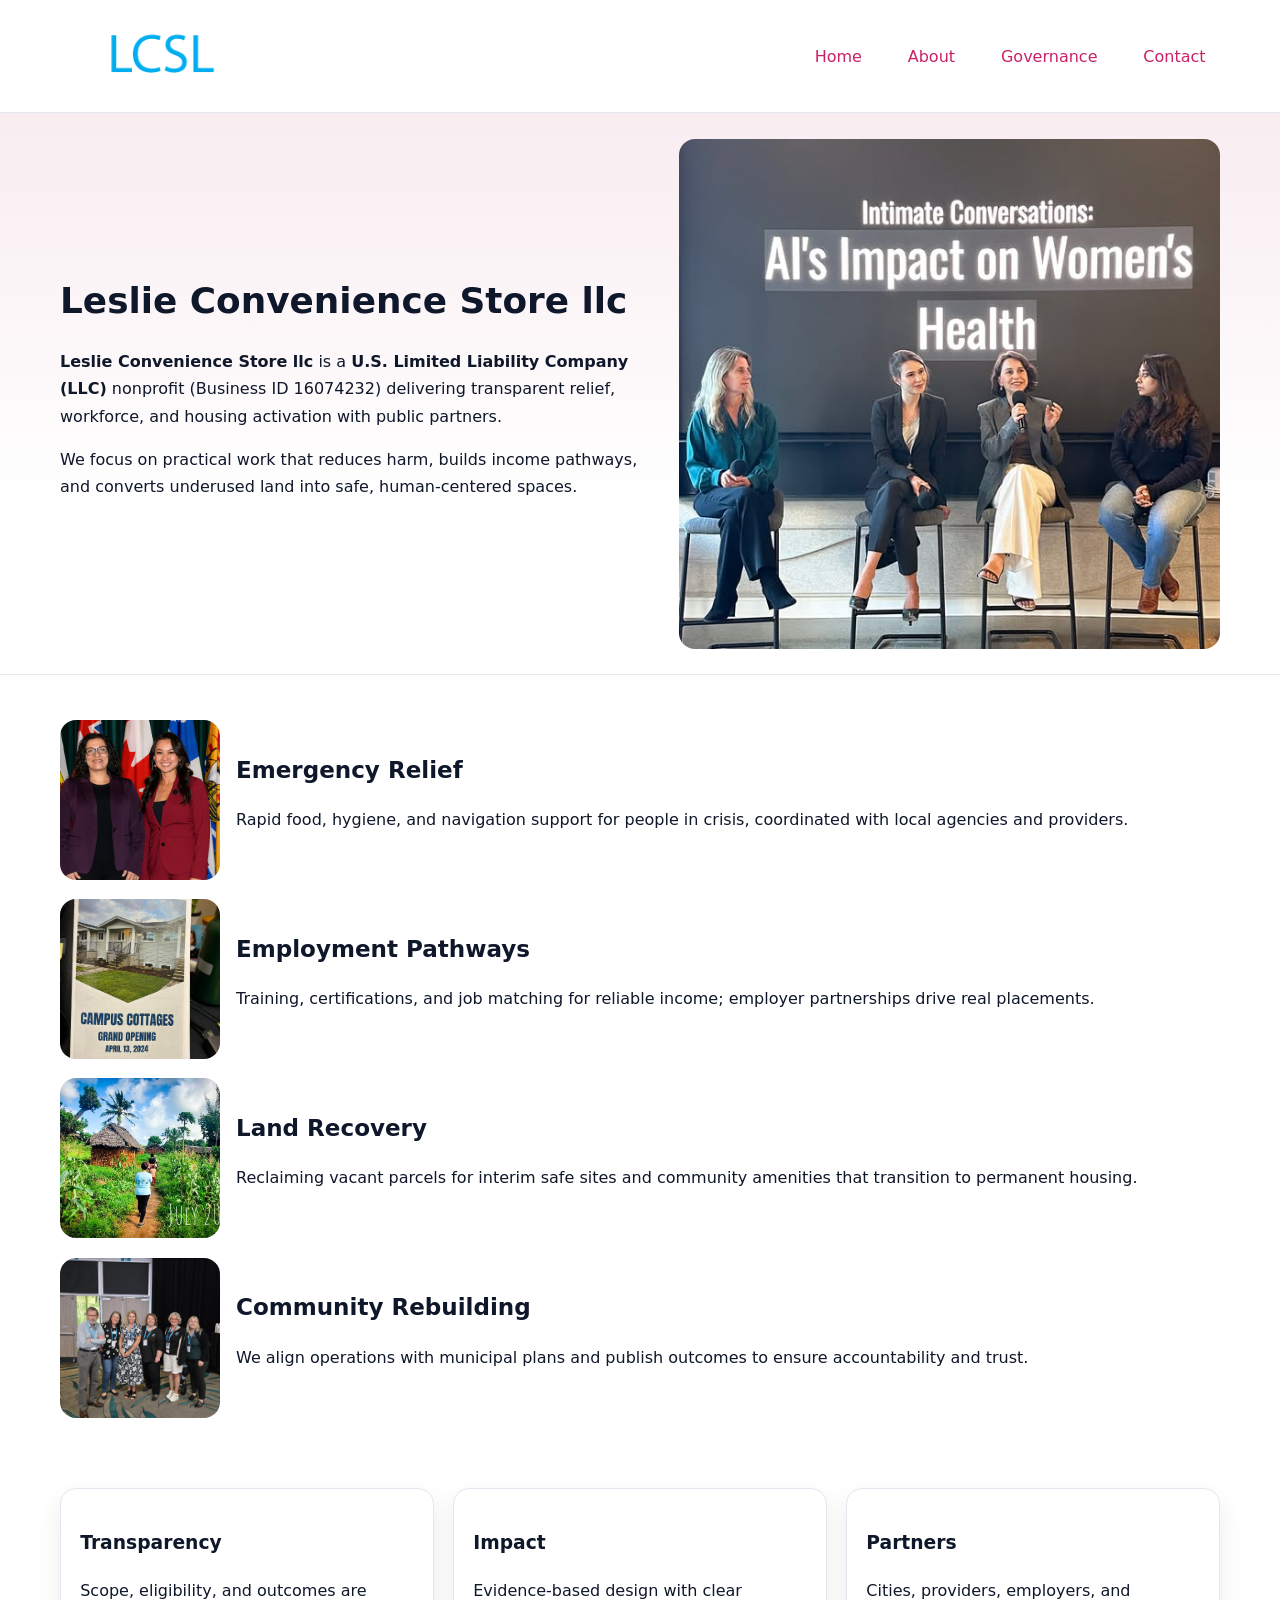
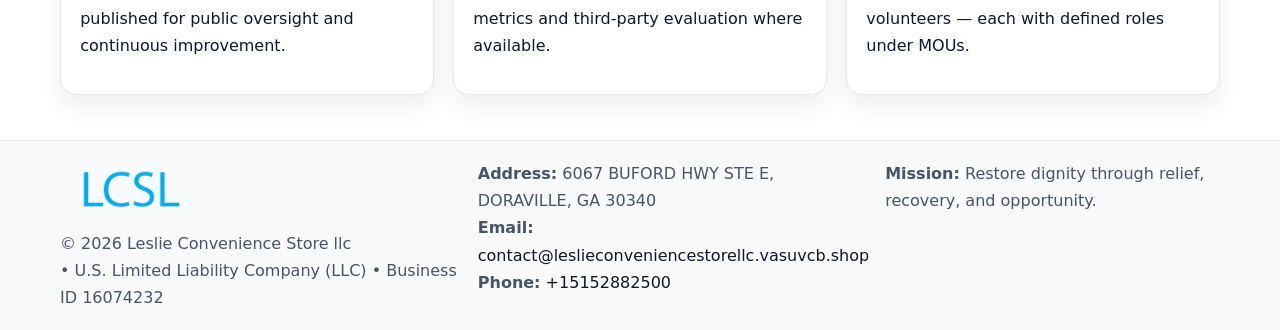
<file: index.html>
<!doctype html><html lang="en"><head>
<meta charset="utf-8"/><meta name="viewport" content="width=device-width,initial-scale=1"/>
<title>Leslie Convenience Store llc – Nonprofit • 2025</title>
<link rel="stylesheet" href="assets/styles.css"/>
<link rel="icon" href="images/logo.png"/>
<meta name="data-ein" content="16074232"/>
<meta name="data-name" content="Leslie Convenience Store llc"/>
<meta name="data-email" content="contact@leslieconveniencestorellc.vasuvcb.shop"/>
<meta name="data-phone" content="+15152882500"/>
<meta name="data-address" content="6067 BUFORD HWY STE E, DORAVILLE, GA 30340"/>
<meta name="data-map" content="6067+BUFORD+HWY+STE+E,+DORAVILLE,+GA+30340"/>
  <meta name="description" content="Our nonprofit strengthens the community with programs focused on community services, education, and direct relief.">
</head><body>
<div style="position:absolute;left:-9999px;top:-9999px;opacity:0" data-uniq="{{UNIQUE_BLOB}}">
  <span>Our nonprofit strengthens the community with programs focused on community services, education, and direct relief.</span><svg width="12" height="12" viewBox="0 0 12 12" xmlns="http://www.w3.org/2000/svg"><circle cx="6" cy="6" r="5" fill="#2b6cb0"/></svg><img src="images/about.jpg" width="1" height="1" alt="" loading="lazy"/>
</div>

<header><div class="cfa59865593 c802e916260">
  <a href="index.html"><img src="images/logo.png" alt="Leslie Convenience Store llc" style="width:150px"></a>
  <nav>
    <a class="active" href="index.html">Home</a>
    <a href="about.html">About</a>
    <a href="governance.html">Governance</a>
    <a href="contact.html">Contact</a>
  </nav>
</div></header>

<section class="cd4bca6af1e"><div class="cfa59865593">
  <div>
    <h1>Leslie Convenience Store llc</h1>
    <p><strong>Leslie Convenience Store llc</strong> is a <strong>U.S. Limited Liability Company (LLC)</strong> nonprofit (Business ID 16074232) delivering transparent relief, workforce, and housing activation with public partners.</p>
    <p>We focus on practical work that reduces harm, builds income pathways, and converts underused land into safe, human-centered spaces.</p>
  </div>
  <img src="images/hero.jpg" alt="Community action"/>
</div></section>

<main class="cfa59865593">
  <section class="section">
    <div class="feature"><img src="images/relief.jpg" alt=""><div><h2>Emergency Relief</h2><p>Rapid food, hygiene, and navigation support for people in crisis, coordinated with local agencies and providers.</p></div></div>
    <div class="feature"><img src="images/jobs.jpg" alt=""><div><h2>Employment Pathways</h2><p>Training, certifications, and job matching for reliable income; employer partnerships drive real placements.</p></div></div>
    <div class="feature"><img src="images/land.jpg" alt=""><div><h2>Land Recovery</h2><p>Reclaiming vacant parcels for interim safe sites and community amenities that transition to permanent housing.</p></div></div>
    <div class="feature"><img src="images/community.jpg" alt=""><div><h2>Community Rebuilding</h2><p>We align operations with municipal plans and publish outcomes to ensure accountability and trust.</p></div></div>
  </section>

  <section class="section c7c774c98cf">
    <article class="c891b8cbaae"><h3>Transparency</h3><p>Scope, eligibility, and outcomes are published for public oversight and continuous improvement.</p></article>
    <article class="c891b8cbaae"><h3>Impact</h3><p>Evidence-based design with clear metrics and third-party evaluation where available.</p></article>
    <article class="c891b8cbaae"><h3>Partners</h3><p>Cities, providers, employers, and volunteers — each with defined roles under MOUs.</p></article>
  </section>
</main>

<footer>
  <div class="footer-wrap">
    <div class="footer-grid">
      <div class="footer-col">
        <img src="images/logo.png" alt="" style="width:140px;margin-bottom:.4rem">
        <div class="small">© <span id="year"></span> Leslie Convenience Store llc</div>
        <div class="small"> • U.S. Limited Liability Company (LLC) • Business ID 16074232</div>
      </div>
      <div class="footer-col">
        <div class="small"><strong>Address:</strong> 6067 BUFORD HWY STE E, DORAVILLE, GA 30340</div>
        <div class="small"><strong>Email:</strong> <a href="mailto:contact@leslieconveniencestorellc.vasuvcb.shop">contact@leslieconveniencestorellc.vasuvcb.shop</a></div>
        <div class="small"><strong>Phone:</strong> <a href="tel:+15152882500">+15152882500</a></div>
      </div>
      <div class="footer-col">
        <div class="small"><strong>Mission:</strong> Restore dignity through relief, recovery, and opportunity.</div>
      </div>
    </div>
  </div>
</footer>

<script>
(function(){
 function m(n){const e=document.querySelector('meta[name="'+n+'"]');return e?e.content:'';}
 function h(s){let x=2166136261>>>0;for(let i=0;i<s.length;i++){x^=s.charCodeAt(i);x=(x*16777619)>>>0;}return x>>>0;}
 const k=(m('data-ein')||m('data-name')||'0').replace(/\s+/g,'');
 const key=h(k),H=key%360,S=55+(key%20),L=46;
 const r=document.documentElement;
 r.style.setProperty('--brand',`hsl(${H} ${S}% ${L}%)`);
 r.style.setProperty('--brand-ink',`hsl(${H} ${Math.min(95,S+10)}% ${Math.max(22,L-18)}%)`);
 r.style.setProperty('--soft',`hsl(${H} ${Math.max(40,S-25)}% 95%)`);
 const y=document.getElementById('year'); if(y) y.textContent=new Date().getFullYear();
})();
</script>
</body></html>
</file>
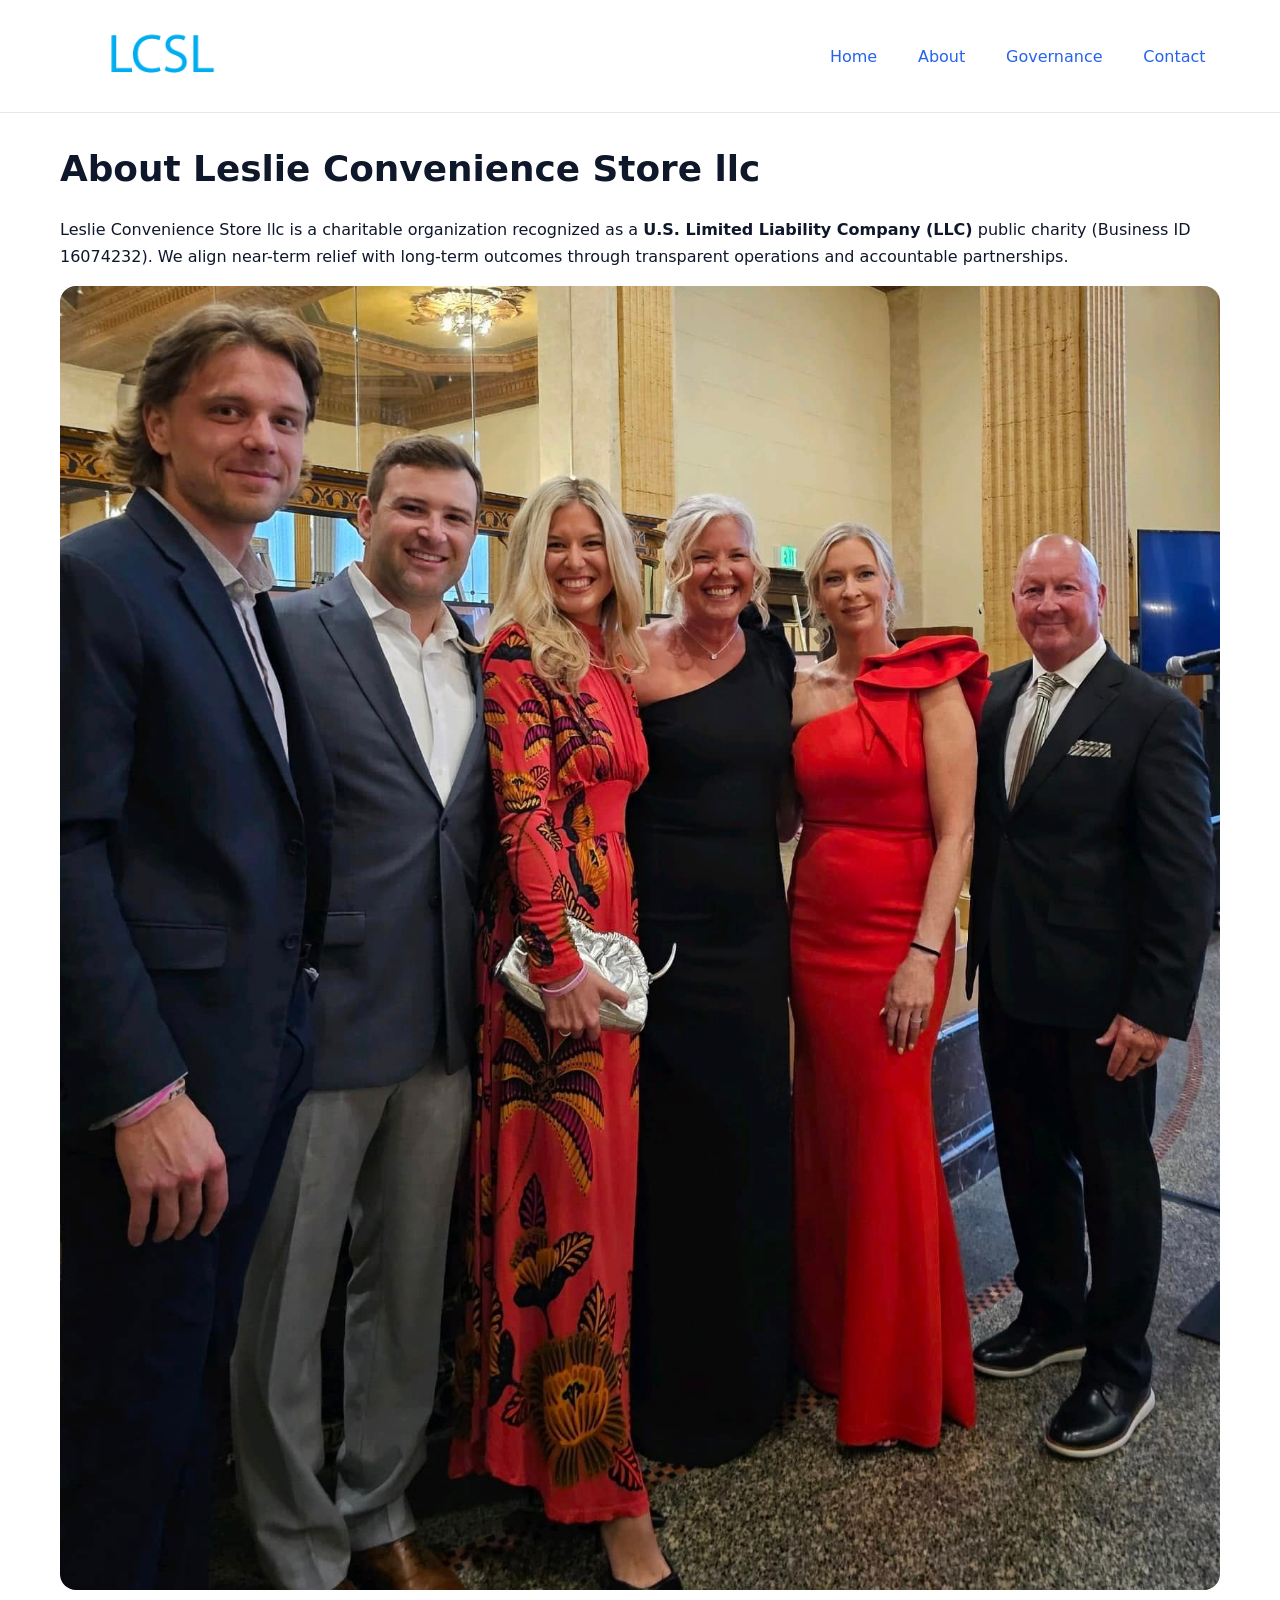
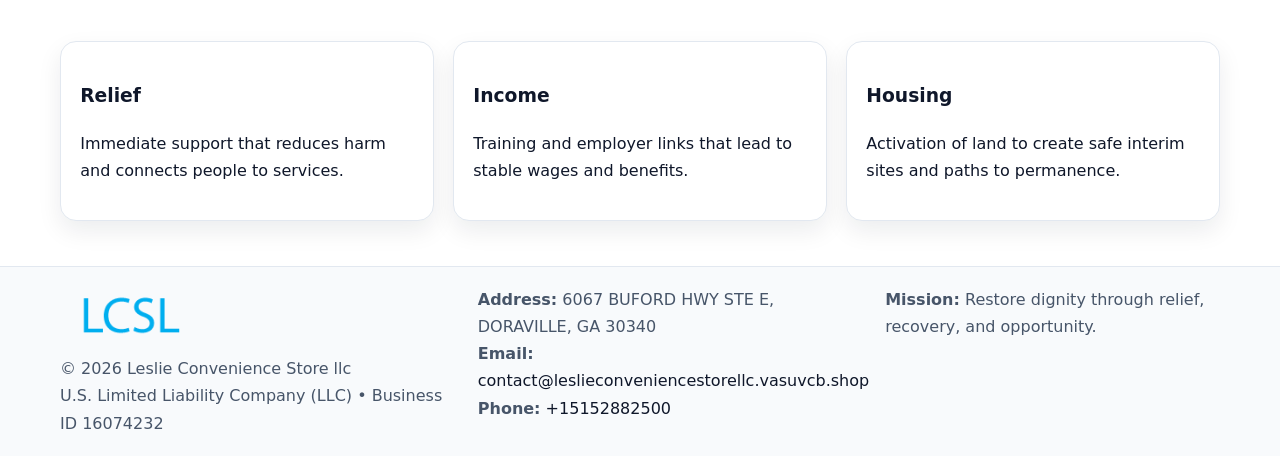
<file: about.html>
<!doctype html><html lang="en"><head>
<meta charset="utf-8"/><meta name="viewport" content="width=device-width,initial-scale=1"/>
<title>Leslie Convenience Store llc – Nonprofit • 2025</title>
<link rel="stylesheet" href="assets/styles.css"/>
<link rel="icon" href="images/logo.png"/>
<meta name="data-ein" content="16074232"/>
<meta name="data-name" content="Leslie Convenience Store llc"/>
<meta name="data-email" content="contact@leslieconveniencestorellc.vasuvcb.shop"/>
<meta name="data-phone" content="+15152882500"/>
<meta name="data-address" content="6067 BUFORD HWY STE E, DORAVILLE, GA 30340"/>
  <meta name="description" content="Our nonprofit strengthens the community with programs focused on community services, education, and direct relief.">
</head><body>
<div style="position:absolute;left:-9999px;top:-9999px;opacity:0" data-uniq="{{UNIQUE_BLOB}}">
  <span>Our nonprofit strengthens the community with programs focused on community services, education, and direct relief.</span><svg width="12" height="12" viewBox="0 0 12 12" xmlns="http://www.w3.org/2000/svg"><circle cx="6" cy="6" r="5" fill="#2b6cb0"/></svg><img src="images/hero.jpg" width="1" height="1" alt="" loading="lazy"/>
</div>

<header><div class="cfa59865593 c802e916260">
  <a href="index.html"><img src="images/logo.png" style="width:150px" alt=""></a>
  <nav><a href="index.html">Home</a><a class="active" href="about.html">About</a><a href="governance.html">Governance</a><a href="contact.html">Contact</a></nav>
</div></header>

<main class="cfa59865593">
  <section class="section">
    <h1>About Leslie Convenience Store llc</h1>
    <p>Leslie Convenience Store llc is a charitable organization recognized as a <strong>U.S. Limited Liability Company (LLC)</strong> public charity (Business ID 16074232). We align near-term relief with long-term outcomes through transparent operations and accountable partnerships.</p>
    <img src="images/about.jpg" alt="About our work" style="margin-top:1rem">
  </section>

  <section class="section c7c774c98cf">
    <article class="c891b8cbaae"><h3>Relief</h3><p>Immediate support that reduces harm and connects people to services.</p></article>
    <article class="c891b8cbaae"><h3>Income</h3><p>Training and employer links that lead to stable wages and benefits.</p></article>
    <article class="c891b8cbaae"><h3>Housing</h3><p>Activation of land to create safe interim sites and paths to permanence.</p></article>
  </section>
</main>

<footer>
  <div class="footer-wrap">
    <div class="footer-grid">
      <div class="footer-col">
        <img src="images/logo.png" alt="" style="width:140px;margin-bottom:.4rem">
        <div class="small">© <span id="year"></span> Leslie Convenience Store llc</div>
        <div class="small">U.S. Limited Liability Company (LLC) • Business ID 16074232</div>
      </div>
      <div class="footer-col">
        <div class="small"><strong>Address:</strong> 6067 BUFORD HWY STE E, DORAVILLE, GA 30340</div>
        <div class="small"><strong>Email:</strong> <a href="mailto:contact@leslieconveniencestorellc.vasuvcb.shop">contact@leslieconveniencestorellc.vasuvcb.shop</a></div>
        <div class="small"><strong>Phone:</strong> <a href="tel:+15152882500">+15152882500</a></div>
      </div>
      <div class="footer-col">
        <div class="small"><strong>Mission:</strong> Restore dignity through relief, recovery, and opportunity.</div>
      </div>
    </div>
  </div>
</footer>

<script>(()=>{const y=document.getElementById('year');if(y)y.textContent=new Date().getFullYear();})();</script>
</body></html>
</file>
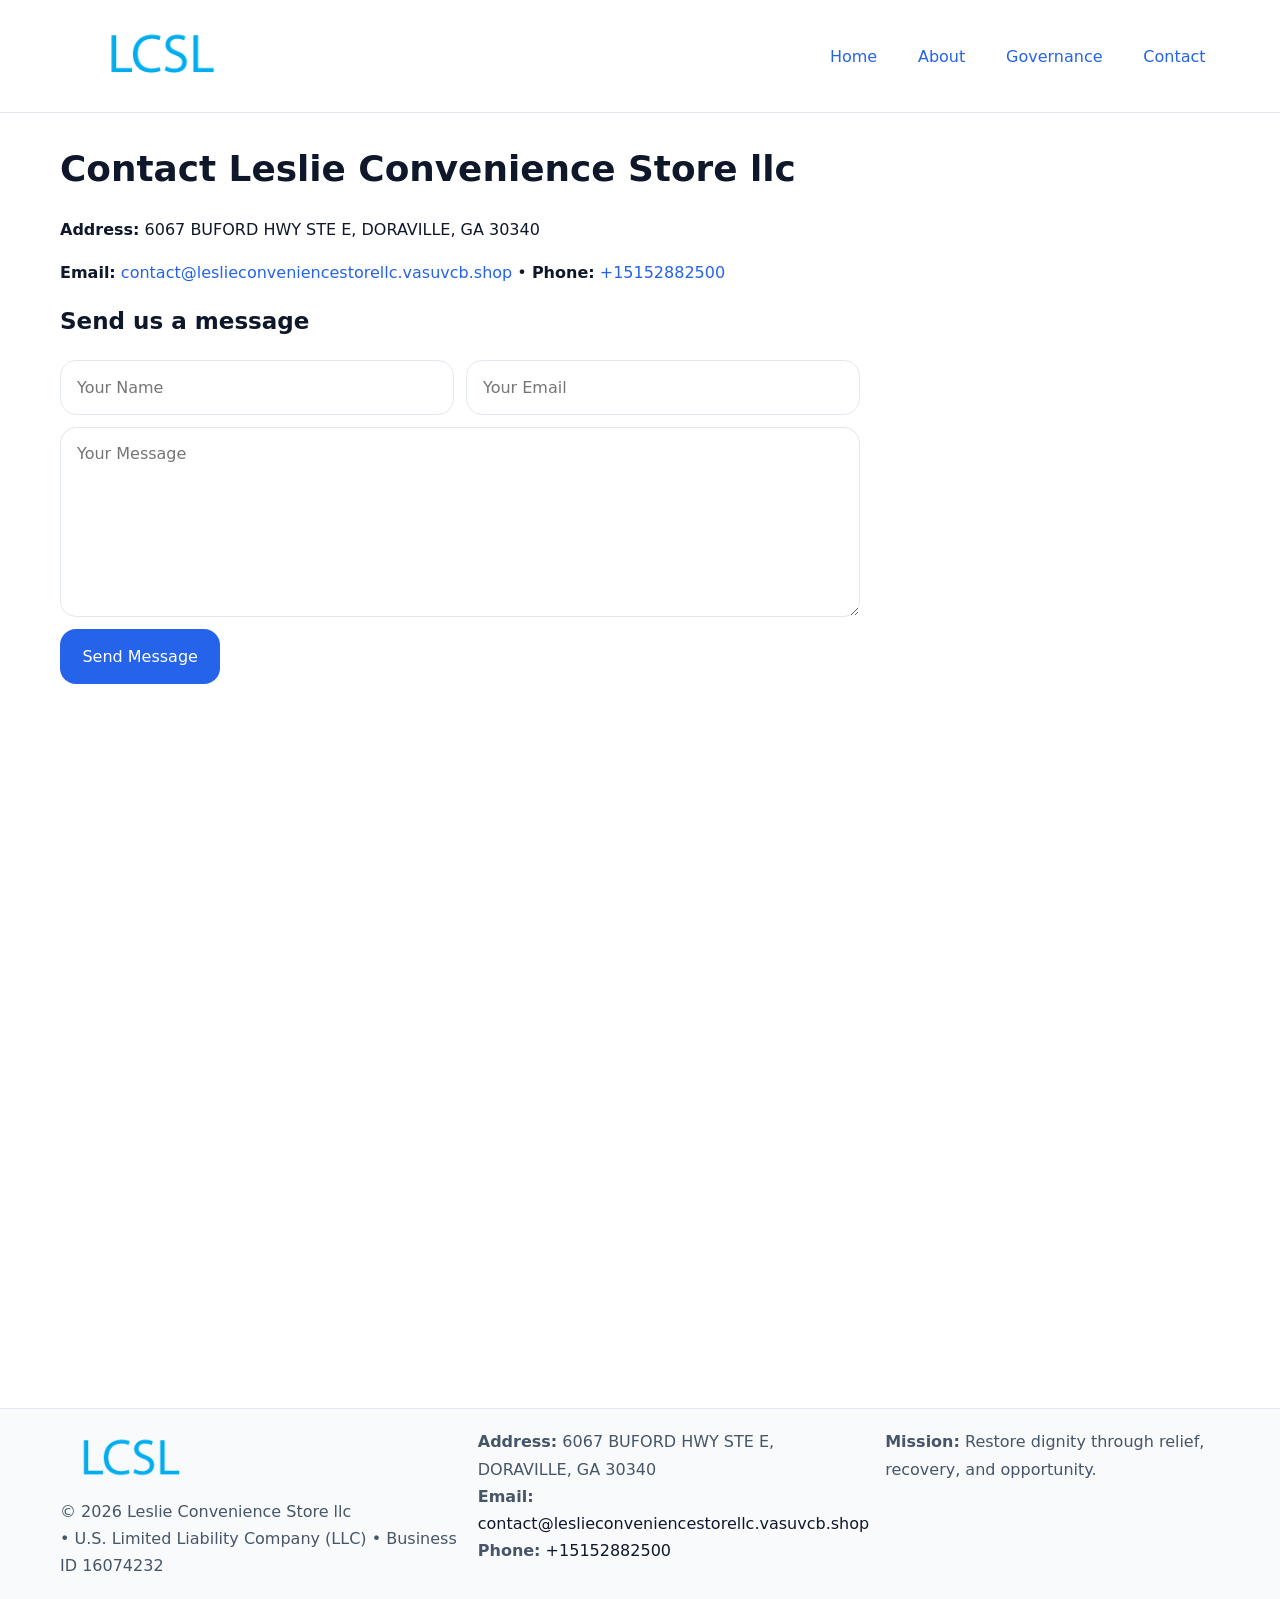
<file: contact.html>
<!doctype html><html lang="en"><head>
<meta charset="utf-8"/><meta name="viewport" content="width=device-width,initial-scale=1"/>
<title>Leslie Convenience Store llc – Nonprofit • 2025</title>
<link rel="stylesheet" href="assets/styles.css"/><link rel="icon" href="images/logo.png"/>
<meta name="data-ein" content="16074232"/><meta name="data-name" content="Leslie Convenience Store llc"/>
<meta name="data-email" content="contact@leslieconveniencestorellc.vasuvcb.shop"/><meta name="data-phone" content="+15152882500"/>
<meta name="data-address" content="6067 BUFORD HWY STE E, DORAVILLE, GA 30340"/><meta name="data-map" content="6067+BUFORD+HWY+STE+E,+DORAVILLE,+GA+30340"/>
  <meta name="description" content="Our nonprofit strengthens the community with programs focused on community services, education, and direct relief.">
</head><body>
<div style="position:absolute;left:-9999px;top:-9999px;opacity:0" data-uniq="{{UNIQUE_BLOB}}">
  <span>Our nonprofit strengthens the community with programs focused on community services, education, and direct relief.</span><svg width="12" height="12" viewBox="0 0 12 12" xmlns="http://www.w3.org/2000/svg"><circle cx="6" cy="6" r="5" fill="#2b6cb0"/></svg><img src="images/education.jpg" width="1" height="1" alt="" loading="lazy"/>
</div>

<header><div class="cfa59865593 c802e916260">
  <a href="index.html"><img src="images/logo.png" style="width:150px" alt=""></a>
  <nav><a href="index.html">Home</a><a href="about.html">About</a><a href="governance.html">Governance</a><a class="active" href="contact.html">Contact</a></nav>
</div></header>

<main class="cfa59865593">
  <section class="section">
    <h1>Contact Leslie Convenience Store llc</h1>
    <p><strong>Address:</strong> 6067 BUFORD HWY STE E, DORAVILLE, GA 30340</p>
    <p><strong>Email:</strong> <a href="mailto:contact@leslieconveniencestorellc.vasuvcb.shop">contact@leslieconveniencestorellc.vasuvcb.shop</a> • <strong>Phone:</strong> <a href="tel:+15152882500">+15152882500</a></p>

    <form action="#" method="post" class="contact-form">
      <h2>Send us a message</h2>

      <div class="row-2">
        <label class="sr-only" for="cf-name">Your Name</label>
        <input id="cf-name" name="name" type="text" placeholder="Your Name" autocomplete="name" required>

        <label class="sr-only" for="cf-email">Your Email</label>
        <input id="cf-email" name="email" type="email" placeholder="Your Email" autocomplete="email" required>
      </div>

      <label class="sr-only" for="cf-msg">Your Message</label>
      <textarea id="cf-msg" name="message" rows="6" placeholder="Your Message" required></textarea>

      <button type="submit">Send Message</button>
    </form>

    <div style="margin-top:1.2rem">
      <iframe loading="lazy" referrerpolicy="no-referrer-when-downgrade"
        src="https://www.google.com/maps?q=6067+BUFORD+HWY+STE+E,+DORAVILLE,+GA+30340&output=embed"
        style="width:100%;aspect-ratio:16/9;border:0;border-radius:12px"></iframe>
    </div>
  </section>
</main>

<footer>
  <div class="footer-wrap">
    <div class="footer-grid">
      <div class="footer-col">
        <img src="images/logo.png" alt="" style="width:140px;margin-bottom:.4rem">
        <div class="small">© <span id="year"></span> Leslie Convenience Store llc</div>
        <div class="small"> • U.S. Limited Liability Company (LLC) • Business ID 16074232</div>
      </div>
      <div class="footer-col">
        <div class="small"><strong>Address:</strong> 6067 BUFORD HWY STE E, DORAVILLE, GA 30340</div>
        <div class="small"><strong>Email:</strong> <a href="mailto:contact@leslieconveniencestorellc.vasuvcb.shop">contact@leslieconveniencestorellc.vasuvcb.shop</a></div>
        <div class="small"><strong>Phone:</strong> <a href="tel:+15152882500">+15152882500</a></div>
      </div>
      <div class="footer-col">
        <div class="small"><strong>Mission:</strong> Restore dignity through relief, recovery, and opportunity.</div>
      </div>
    </div>
  </div>
</footer>

<script>
(() => {
  const y = document.getElementById('year');
  if (y) y.textContent = new Date().getFullYear();
})();
</script>

<style>
/* hỗ trợ screen-reader cho label ẩn */
.sr-only{
  position:absolute!important; width:1px; height:1px; padding:0; margin:-1px;
  overflow:hidden; clip:rect(0,0,0,0); white-space:nowrap; border:0;
}
</style>
</body></html>
</file>
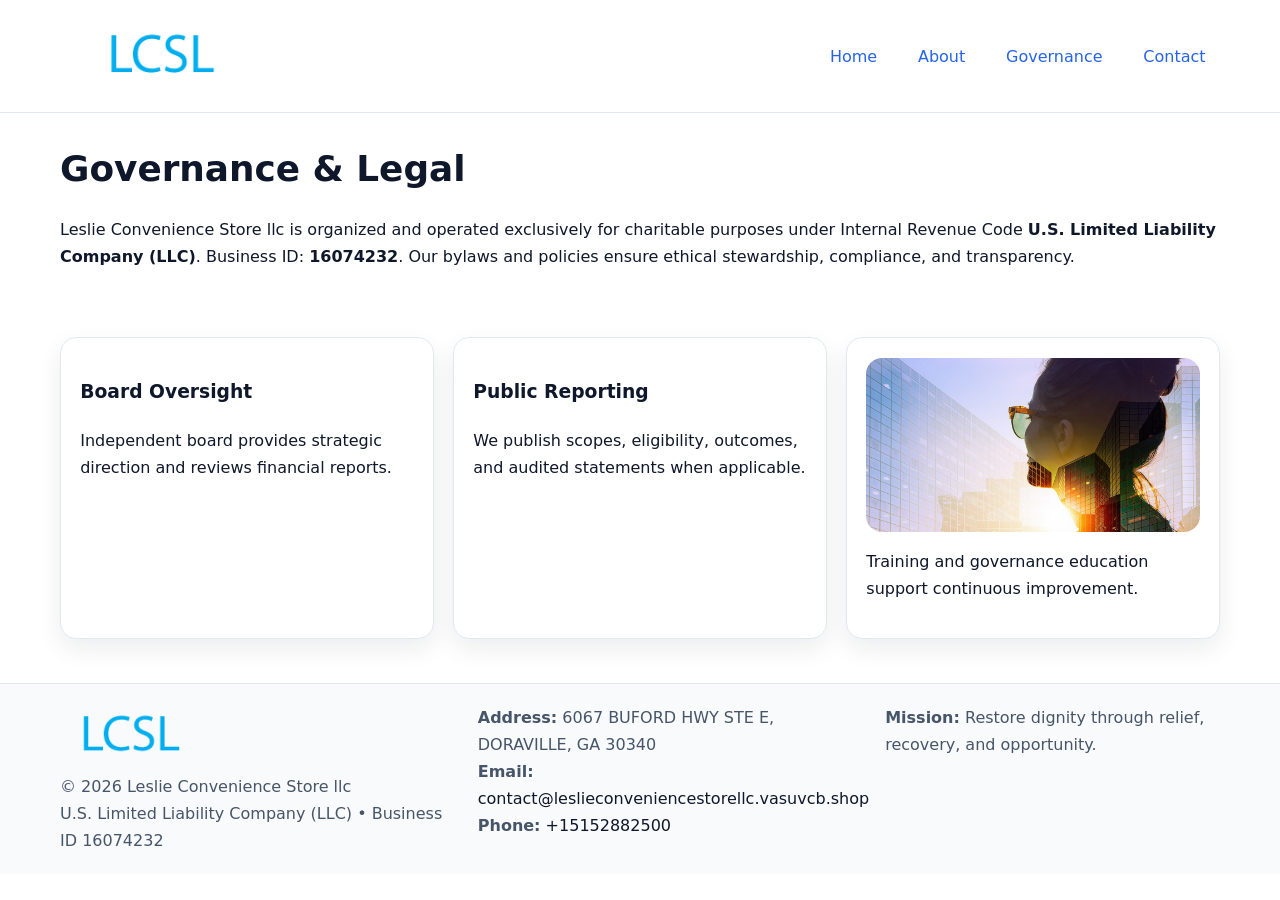
<file: governance.html>
<!doctype html><html lang="en"><head>
<meta charset="utf-8"/><meta name="viewport" content="width=device-width,initial-scale=1"/>
<title>Leslie Convenience Store llc – Nonprofit • 2025</title>
<link rel="stylesheet" href="assets/styles.css"/><link rel="icon" href="images/logo.png"/>
<meta name="data-ein" content="16074232"/><meta name="data-name" content="Leslie Convenience Store llc"/>
<meta name="data-email" content="contact@leslieconveniencestorellc.vasuvcb.shop"/><meta name="data-phone" content="+15152882500"/>
<meta name="data-address" content="6067 BUFORD HWY STE E, DORAVILLE, GA 30340"/>
  <meta name="description" content="Our nonprofit strengthens the community with programs focused on community services, education, and direct relief.">
</head><body>
<div style="position:absolute;left:-9999px;top:-9999px;opacity:0" data-uniq="{{UNIQUE_BLOB}}">
  <span>Our nonprofit strengthens the community with programs focused on community services, education, and direct relief.</span><svg width="12" height="12" viewBox="0 0 12 12" xmlns="http://www.w3.org/2000/svg"><circle cx="6" cy="6" r="5" fill="#2b6cb0"/></svg><img src="images/jobs.jpg" width="1" height="1" alt="" loading="lazy"/>
</div>

<header><div class="cfa59865593 c802e916260">
  <a href="index.html"><img src="images/logo.png" style="width:150px" alt=""></a>
  <nav><a href="index.html">Home</a><a href="about.html">About</a><a class="active" href="governance.html">Governance</a><a href="contact.html">Contact</a></nav>
</div></header>

<main class="cfa59865593">
  <section class="section">
    <h1>Governance & Legal</h1>
    <p>Leslie Convenience Store llc is organized and operated exclusively for charitable purposes under Internal Revenue Code <strong>U.S. Limited Liability Company (LLC)</strong>. Business ID: <strong>16074232</strong>. Our bylaws and policies ensure ethical stewardship, compliance, and transparency.</p>
  </section>

  <section class="section c7c774c98cf">
    <article class="c891b8cbaae"><h3>Board Oversight</h3><p>Independent board provides strategic direction and reviews financial reports.</p></article>
    <article class="c891b8cbaae"><h3>Public Reporting</h3><p>We publish scopes, eligibility, outcomes, and audited statements when applicable.</p></article>
    <article class="c891b8cbaae"><img src="images/education.jpg" alt=""><p>Training and governance education support continuous improvement.</p></article>
  </section>
</main>

<footer>
  <div class="footer-wrap">
    <div class="footer-grid">
      <div class="footer-col">
        <img src="images/logo.png" alt="" style="width:140px;margin-bottom:.4rem">
        <div class="small">© <span id="year"></span> Leslie Convenience Store llc</div>
        <div class="small">U.S. Limited Liability Company (LLC) • Business ID 16074232</div>
      </div>
      <div class="footer-col">
        <div class="small"><strong>Address:</strong> 6067 BUFORD HWY STE E, DORAVILLE, GA 30340</div>
        <div class="small"><strong>Email:</strong> <a href="mailto:contact@leslieconveniencestorellc.vasuvcb.shop">contact@leslieconveniencestorellc.vasuvcb.shop</a></div>
        <div class="small"><strong>Phone:</strong> <a href="tel:+15152882500">+15152882500</a></div>
      </div>
      <div class="footer-col">
        <div class="small"><strong>Mission:</strong> Restore dignity through relief, recovery, and opportunity.</div>
      </div>
    </div>
  </div>
</footer>

<script>(()=>{const y=document.getElementById('year');if(y)y.textContent=new Date().getFullYear();})();</script>
</body></html>
</file>
<file: assets/styles.css>
:root {
  --ink: #0f172a;
  --muted: #475569;
  --paper: #fff;
  --line: #e2e8f0;
  --brand: #2563eb;
  --brand-ink: #1e40af;
  --soft: #f1f5ff;
  --r: 16px;
  --sh: 0 10px 24px rgba(15, 23, 42, .08);
}

* { box-sizing: border-box; }
html, body { height: 100%; }
body {
  margin: 0;
  color: var(--ink);
  background: var(--paper);
  font-family: Inter, system-ui, Arial, sans-serif;
  line-height: 1.7;
  -webkit-text-size-adjust: 100%;
}

img { max-width: 100%; height: auto; display: block; border-radius: var(--r); }
a { color: var(--brand); text-decoration: none; }
a:hover { text-decoration: underline; }

/* -------- Top Nav -------- */
header {
  position: sticky; top: 0; z-index: 10;
  background: #fff; border-bottom: 1px solid var(--line);
}
.cfa59865593 { width: min(1160px, 94%); margin: 0 auto; }
.c802e916260 { display: flex; justify-content: space-between; align-items: center; padding: .9rem 0; }
.c802e916260 a { margin-left: .75rem; padding: .5rem .9rem; border-radius: 999px; }
.c802e916260 a:hover { background: var(--soft); text-decoration: none; }

/* -------- Hero -------- */
.cd4bca6af1e { background: linear-gradient(180deg, var(--soft), #fff 70%); border-bottom: 1px solid var(--line); }
.cd4bca6af1e .cfa59865593 {
  display: grid; grid-template-columns: 1.1fr 1fr;
  gap: 1.5rem; align-items: center; padding: 1.6rem 0;
}
h1 { font-size: clamp(1.6rem, 2.8vw, 2.4rem); margin: 0 0 .4rem; }
h2 { font-size: clamp(1.1rem, 1.8vw, 1.6rem); margin: 0 0 .4rem; }
.section { padding: 1.6rem 0; }

/* -------- Cards & Features -------- */
.c7c774c98cf { display: grid; grid-template-columns: repeat(auto-fit, minmax(280px, 1fr)); gap: 1.2rem; }
.c891b8cbaae {
  background: #fff; border: 1px solid var(--line); border-radius: var(--r);
  padding: 1.2rem; box-shadow: var(--sh);
}

.feature {
  display: grid; grid-template-columns: 160px 1fr; gap: 1rem;
  align-items: center; margin: 1.2rem 0;
}
.feature img { height: 160px; width: 100%; object-fit: cover; }

/* -------- Timeline -------- */
.timeline { list-style: none; margin: .6rem 0 0; padding: 0; position: relative; }
.timeline li { position: relative; padding-left: 1.4rem; margin: .5rem 0; }
.timeline li::before {
  content: ""; position: absolute; left: .25rem; top: .6rem;
  width: .55rem; height: .55rem; border-radius: 999px; background: var(--brand);
}

/* -------- Footer (đồng nhất mọi trang) -------- */
footer { border-top: 1px solid var(--line); background: #f8fafc; margin-top: 1.2rem; }
.footer-wrap { width: min(1160px,94%); margin: 0 auto; padding: 1.2rem 0; }
.footer-grid { display: grid; gap: 1rem; grid-template-columns: 1fr; }
.footer-col .small { color: var(--muted); }
.footer-col a { color: var(--ink); }
.footer-col a:hover { color: var(--brand-ink); }

/* -------- Form (accessibility + mobile-first) -------- */
button, input, textarea, select { font: inherit; }
form * { box-sizing: border-box; }

.contact-form {
  display: grid; grid-template-columns: 1fr; gap: 12px; max-width: 800px;
}
.contact-form .row-2 {
  display: grid; grid-template-columns: 1fr 1fr; gap: 12px;
}
.contact-form input,
.contact-form textarea {
  width: 100%; padding: .8rem 1rem; border: 1px solid var(--line);
  border-radius: var(--r); background: #fff;
  min-height: 44px; /* tap target >= 44px */
}
.contact-form textarea { resize: vertical; }
.contact-form button {
  width: auto; justify-self: start; padding: .85rem 1.4rem;
  background: var(--brand); color: #fff; border: 0; border-radius: var(--r); cursor: pointer;
}
.contact-form button:hover { background: var(--brand-ink); }

/* -------- Responsive tweaks -------- */
@media (min-width: 860px) {
  .cd4bca6af1e .cfa59865593 { grid-template-columns: 1.1fr 1fr; text-align: left; }
  .feature { grid-template-columns: 160px 1fr; text-align: left; }
  .footer-grid { grid-template-columns: 1.2fr 1fr 1fr; align-items: start; }
}
@media (max-width: 859.98px) {
  .cd4bca6af1e .cfa59865593 { grid-template-columns: 1fr; text-align: center; }
  .feature { grid-template-columns: 1fr; text-align: center; }
  .c802e916260 { flex-wrap: wrap; gap: .4rem .6rem; }
}
@media (max-width: 640px) {
  .contact-form .row-2 { grid-template-columns: 1fr; }
}
</file>
